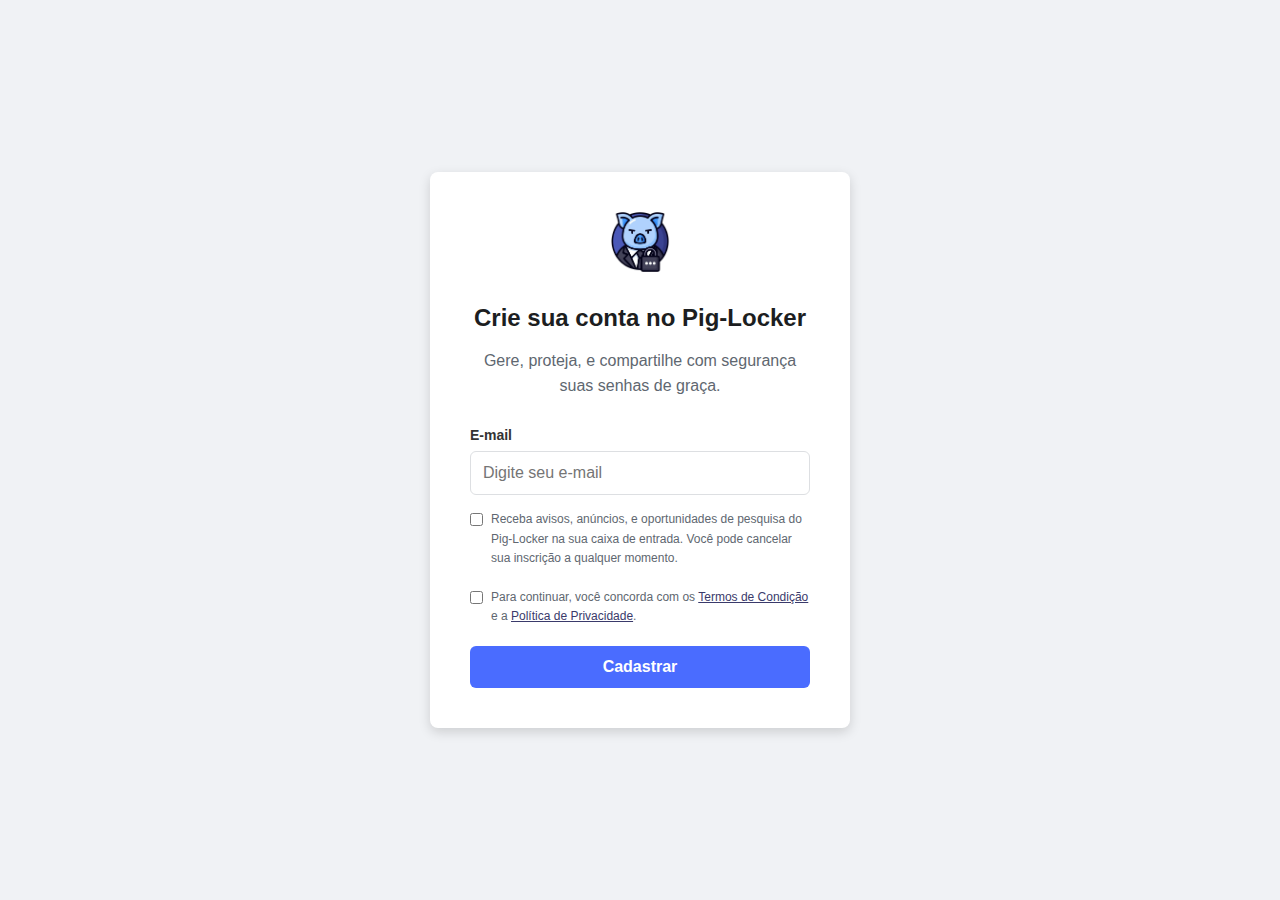
<file: signup.html>
<!DOCTYPE html>
<html lang="pt-BR">
<head>
    <meta charset="UTF-8">
    <meta name="viewport" content="width=device-width, initial-scale=1.0">
    <title>Criar conta - Pig-Locker</title>
    <link rel="stylesheet" href="style.css">
    <style>
        body {
            display: flex;
            justify-content: center;
            align-items: center;
            min-height: 100vh;
            background-color: #f0f2f5;
        }
        .form-container {
            background-color: #ffffff;
            padding: 40px;
            border-radius: 8px;
            box-shadow: 0 4px 12px rgba(0, 0, 0, 0.15);
            width: 100%;
            max-width: 420px;
            text-align: center;
        }
        .form-container .logo {
            width: 60px;
            margin-bottom: 20px;
        }
        .form-container h1 {
            font-size: 24px;
            margin-bottom: 10px;
            color: #1c1e21;
        }
        .form-container p {
            font-size: 16px;
            margin-bottom: 25px;
            color: #606770;
        }
        .form-container .input-group {
            text-align: left;
            margin-bottom: 15px;
        }
        .form-container .checkbox-group {
            text-align: left;
            margin-bottom: 20px;
            font-size: 12px;
            color: #606770;
            display: flex;
            align-items: flex-start;
        }
        .form-container .checkbox-group input {
            margin-top: 3px;
            margin-right: 8px;
        }
        .form-container .checkbox-group a {
            color: #3a3a6b;
        }
        .form-container .btn {
            width: 100%;
            padding: 12px;
        }
    </style>
</head>
<body>

    <div class="form-container">
        <img src="icons/pig-removebg-preview.webp" alt="Pig-Locker Logo" class="logo">
        <h1>Crie sua conta no Pig-Locker</h1>
        <p>Gere, proteja, e compartilhe com segurança suas senhas de graça.</p>

        <form action="backend/register_handler.php" method="POST">
            <input type="hidden" name="step" value="1">

            <div class="input-group">
                <label for="email">E-mail</label>
                <input type="email" id="email" name="email" placeholder="Digite seu e-mail" required>
            </div>

            <div class="checkbox-group">
                <input type="checkbox" id="receive-updates" name="receive_updates">
                <label for="receive-updates">Receba avisos, anúncios, e oportunidades de pesquisa do Pig-Locker na sua caixa de entrada. Você pode cancelar sua inscrição a qualquer momento.</label>
            </div>

            <div class="checkbox-group">
                <input type="checkbox" id="agree-terms" name="agree_terms" required>
                <label for="agree-terms">Para continuar, você concorda com os <a href="#" target="_blank">Termos de Condição</a> e a <a href="#" target="_blank">Política de Privacidade</a>.</label>
            </div>

            <button type="submit" class="btn">Cadastrar</button>
        </form>
    </div>


    <div id="error-message" style="color: red; margin-top: 15px; font-weight: bold;"></div>

    <script>
        // Script para mostrar mensagens de erro
        document.addEventListener('DOMContentLoaded', () => {
            const params = new URLSearchParams(window.location.search);
            const errorDiv = document.getElementById('error-message');
            let message = '';

            if (params.has('error')) {
                switch (params.get('error')) {
                    case 'invalid_email':
                        message = 'Por favor, insira um e-mail válido.';
                        break;
                    case 'terms':
                        message = 'Você precisa aceitar os Termos e Condições.';
                        break;
                    case 'email_exists':
                        message = 'Este e-mail já está cadastrado. Tente outro.';
                        break;
                    case 'session_expired':
                        message = 'Sua sessão expirou. Por favor, comece novamente.';
                        break;
                    case 'db_error':
                         message = 'Ocorreu um erro inesperado. Tente novamente mais tarde.';
                         break;
                }
                errorDiv.textContent = message;
            }
        });
    </script>

</body>
</html>
</file>
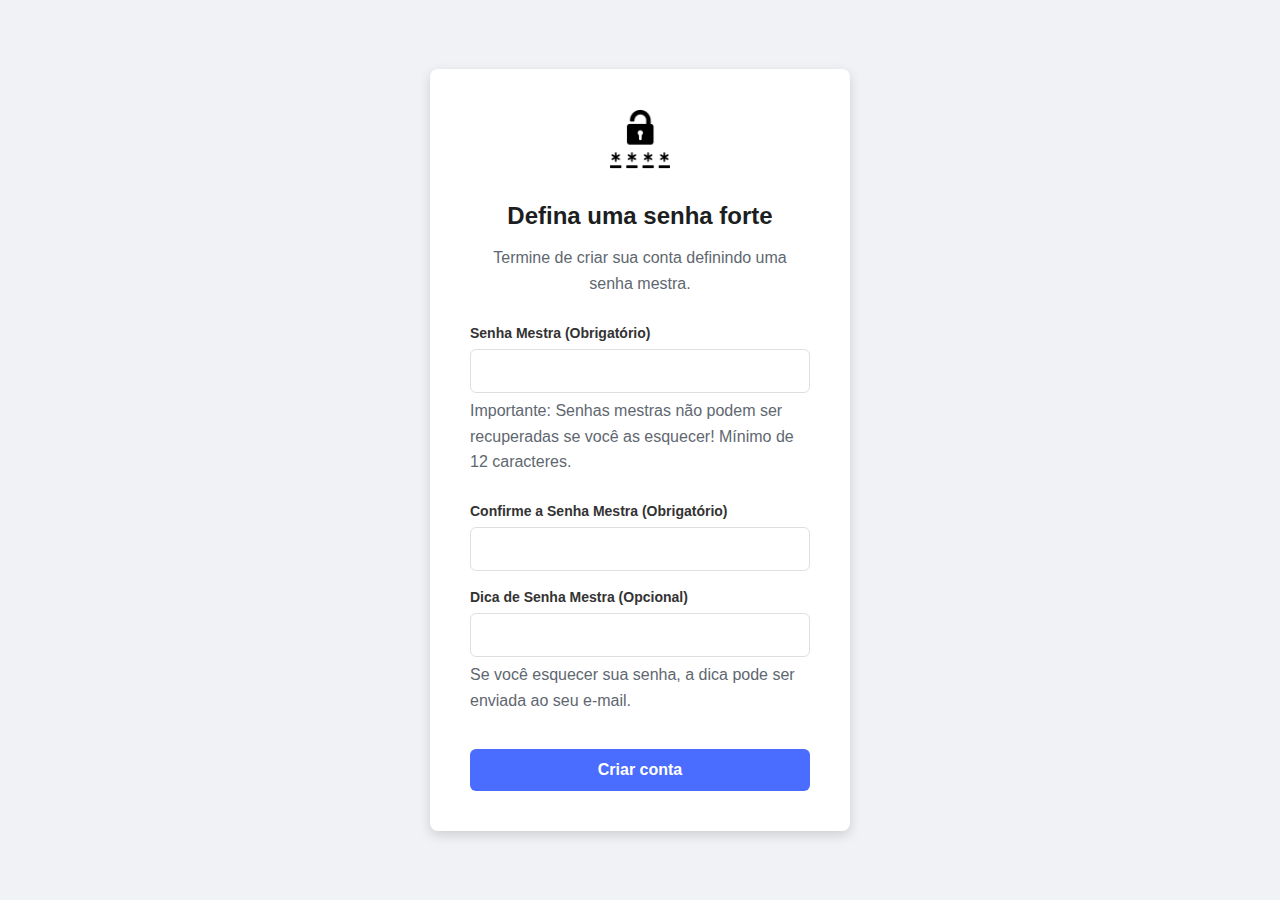
<file: signup_password.html>
<!DOCTYPE html>
<html lang="pt-BR">
<head>
    <meta charset="UTF-8">
    <meta name="viewport" content="width=device-width, initial-scale=1.0">
    <title>Definir Senha Mestra - Pig-Locker</title>
    <link rel="stylesheet" href="style.css">
    <style>
        body {
            display: flex;
            justify-content: center;
            align-items: center;
            min-height: 100vh;
            background-color: #f0f2f5;
        }
        .form-container {
            background-color: #ffffff;
            padding: 40px;
            border-radius: 8px;
            box-shadow: 0 4px 12px rgba(0, 0, 0, 0.15);
            width: 100%;
            max-width: 420px;
            text-align: center;
        }
        .form-container .logo {
            width: 60px;
            margin-bottom: 20px;
        }
        .form-container h1 {
            font-size: 24px;
            margin-bottom: 10px;
            color: #1c1e21;
        }
        .form-container p {
            font-size: 16px;
            margin-bottom: 25px;
            color: #606770;
        }
        .form-container .input-group {
            text-align: left;
            margin-bottom: 15px;
        }
        .password-note {
            font-size: 12px;
            color: #606770;
            margin-top: 5px;
        }
        .form-container .btn {
            width: 100%;
            padding: 12px;
            margin-top: 10px;
        }
    </style>
</head>
<body>

    <div class="form-container">
        <img src="icons/senha.webp" alt="Ícone de Senha" class="logo">
        <h1>Defina uma senha forte</h1>
        <p>Termine de criar sua conta definindo uma senha mestra.</p>

        <form action="backend/register_handler.php" method="POST">
             <input type="hidden" name="step" value="2">

            <div class="input-group">
                <label for="master-password">Senha Mestra (Obrigatório)</label>
                <input type="password" id="master-password" name="master_password" minlength="12" required>
                <p class="password-note">Importante: Senhas mestras não podem ser recuperadas se você as esquecer! Mínimo de 12 caracteres.</p>
            </div>

            <div class="input-group">
                <label for="confirm-password">Confirme a Senha Mestra (Obrigatório)</label>
                <input type="password" id="confirm-password" name="confirm_password" minlength="12" required>
            </div>

            <div class="input-group">
                <label for="password-hint">Dica de Senha Mestra (Opcional)</label>
                <input type="text" id="password-hint" name="password_hint" maxlength="50">
                <p class="password-note">Se você esquecer sua senha, a dica pode ser enviada ao seu e-mail.</p>
            </div>

            <button type="submit" class="btn">Criar conta</button>
        </form>
    </div>

    <div id="error-message" style="color: red; margin-top: 15px; font-weight: bold;"></div>

    <script>
        // Script para mostrar mensagens de erro
        document.addEventListener('DOMContentLoaded', () => {
            const params = new URLSearchParams(window.location.search);
            const errorDiv = document.getElementById('error-message');
            let message = '';

            if (params.has('error')) {
                switch (params.get('error')) {
                    case 'missing_fields':
                        message = 'Por favor, preencha todos os campos de senha.';
                        break;
                    case 'password_mismatch':
                        message = 'As senhas não coincidem. Tente novamente.';
                        break;
                    case 'password_short':
                        message = 'A senha mestra deve ter no mínimo 12 caracteres.';
                        break;
                }
                errorDiv.textContent = message;
            }
        });
    </script>
</body>
</html>
</file>
<file: style.css>
/* Reset Básico e Configurações Globais */
* {
    margin: 0;
    padding: 0;
    box-sizing: border-box;
    font-family: Arial, sans-serif;
}

body {
    color: #333;
    background-color: #f0f2f5;
    line-height: 1.6;
}

/* Telas de Login, Bloqueio e 2FA */

/* ================================== */
/* TELA DE CARREGAMENTO (LOADING)     */
/* ================================== */

#loading-screen {
    background-color: #324aa2; /* Usa a mesma cor de fundo do login */
    justify-content: center;
    align-items: center;
    z-index: 9999; /* Garante que fique acima de tudo */
}

.loading-dots div {
    width: 15px;
    height: 15px;
    background-color: #ffffff;
    border-radius: 50%;
    display: inline-block;
    margin: 0 5px;
    
    /* Aplica a animação que vamos criar */
    animation: bounce 1.4s infinite ease-in-out both;
}

/* Define um atraso para cada ponto, criando o efeito de "onda" */
.loading-dots .div-2 {
    animation-delay: -0.16s;
}

.loading-dots .div-3 {
    animation-delay: -0.32s;
}

/* Define a animação de pulo */
@keyframes bounce {
    0%, 80%, 100% {
        transform: scale(0);
    } 
    40% {
        transform: scale(1.0);
    }
}

#login-screen, #lock-screen, #tfa-screen {
    background-color: #324aa2; /* Cor atualizada */
}
.screen {
    display: none;
    width: 100%;
    height: 100vh;
}

.screen.active {
    display: flex;
}

.login-container {
    background-color: #ffffff; 
    padding: 40px;
    border-radius: 8px;
    width: 380px;
    text-align: center;
    box-shadow: 0 4px 12px rgba(0, 0, 0, 0.15);
    margin: auto;
}

.login-container h1 {
    font-size: 24px;
    margin-bottom: 10px;
    color: #1c1e21;
}

.login-container p {
    font-size: 16px;
    margin-bottom: 25px;
    color: #606770;
}

.input-group {
    margin-bottom: 20px;
    text-align: left;
}

.input-group label {
    display: block;
    font-size: 14px;
    margin-bottom: 5px;
    color: #333;
    font-weight: bold;
}

.input-group input {
    width: 100%;
    padding: 12px;
    border: 1px solid #dddfe2;
    border-radius: 6px;
    font-size: 16px;
}

.input-group .link {
    display: block;
    margin-top: 10px;
    font-size: 12px;
    color: #324aa2;
    text-decoration: none;
}
.input-group .link:hover {
    text-decoration: underline;
}


/* Estilos Gerais de Botões */
.btn {
    background-color: #4a6cff;
    color: white;
    padding: 10px 20px;
    border: none;
    border-radius: 6px;
    cursor: pointer;
    font-size: 16px;
    font-weight: bold;
    transition: background-color 0.2s ease, color 0.2s ease, border-color 0.2s ease;
    text-align: center;
    display: inline-flex;
    align-items: center;
    justify-content: center;
}

.btn:hover {
    background-color: #3b5ce6;
}

.btn .btn-icon {
    margin-right: 8px;
    width: 16px;
    height: 16px;
    object-fit: contain;
}

.btn.btn-secondary {
    background-color: #e4e6eb;
    color: #333;
}
.btn.btn-secondary:hover {
    background-color: #d8dade;
}

.btn.btn-outline {
    background-color: transparent;
    color: #4a6cff;
    border: 1px solid #4a6cff;
}
.btn.btn-outline:hover {
    background-color: #f0f4ff;
}
.btn.btn-danger {
    background-color: #e74c3c;
    color: white;
}
.btn.btn-danger:hover {
    background-color: #c0392b;
}


/* Tela Principal */
#main-screen {
    height: 100vh;
    background-color: #f7f8fc;
}

.sidebar {
    width: 260px;
    background-color: #324aa2;
    color: #ffffff;
    padding: 20px;
    display: flex;
    flex-direction: column;
}

.sidebar-header {
    display: flex;
    align-items: center;
    margin-bottom: 30px;
}

.sidebar-header .logo-icon {
    width: 40px;
    height: 40px;
    border-radius: 4px;
    margin-right: 12px;
    object-fit: contain;
}

.sidebar-header h1 {
    font-size: 22px;
}

.sidebar-nav ul {
    list-style: none;
}

.sidebar-nav .nav-item > a {
    display: flex;
    align-items: center;
    justify-content: flex-start; /* <-- ALTERE ESTA LINHA */
    color: #e0e0ff;
    text-decoration: none;
    padding: 12px 15px;
    border-radius: 6px;
    margin-bottom: 8px;
    font-size: 16px;
    transition: background-color 0.2s ease, color 0.2s ease;
}

.sidebar-nav .nav-item.has-submenu > a {
    justify-content: space-between;
}
.sidebar-nav .nav-item > a .nav-icon { /* Ícones da navegação */
    margin-right: 12px;
    width: 20px;
    height: 20px;
    object-fit: contain;
    flex-shrink: 0; /* Para não encolher */
}
.sidebar-nav .nav-item > a .arrow-icon {
    width: 12px;
    height: 12px;
    object-fit: contain;
    transition: transform 0.3s ease;
    margin-left: auto; /* Empurra a seta para a direita */
}
.sidebar-nav .nav-item.has-submenu.open > a .arrow-icon {
    transform: rotate(180deg);
}


.sidebar-nav li a img[src*="password-white.png"],
.sidebar-nav li a img[src*="settings.png"],
.sidebar-nav li a img[src*="arrow-baixo.png"] {
   filter: none; /* Assumindo que já são claros ou têm a cor correta */
}


.sidebar-nav .nav-item.active > a,
.sidebar-nav .submenu li.active a {
    background-color: #4a6cff;
    color: #ffffff;
}
.sidebar-nav .nav-item > a:hover,
.sidebar-nav .submenu li a:hover {
    background-color: #4f4f94;
}

.sidebar-nav .submenu {
    list-style: none;
    padding-left: 25px; /* Indentação para subitens */
    max-height: 0;
    overflow: hidden;
    transition: max-height 0.3s ease-out;
}
.sidebar-nav .nav-item.has-submenu.open .submenu {
    max-height: 200px; /* Ajuste conforme a quantidade de subitens */
}
.sidebar-nav .submenu li a {
    padding: 10px 15px;
    font-size: 15px;
    display: block; /* Submenu links ocupam toda a largura */
    color: #d0d0ff;
}


.content-area {
    flex: 1;
    padding: 25px;
    overflow-y: auto;
}
/* Esconde todas as seções de conteúdo por padrão */
.content-section {
    display: none;
}
/* Mostra a seção ativa */
.content-section.active-section {
    display: block;
}


.content-header {
    display: flex;
    align-items: center;
    gap: 15px; /* Espaçamento entre os itens do header */
    margin-bottom: 30px;
}

.content-header h2 {
    flex-grow: 1; /* Faz o título ocupar todo o espaço flexível no meio */
    text-align: left; /* Alinha o texto à esquerda */
    font-size: 28px;
    color: #1c1e21;
    white-space: nowrap;
    overflow: hidden;
    text-overflow: ellipsis;
}

.header-actions {
    display: flex;
    align-items: center;
    gap: 15px;
    position: relative;
}

.header-actions .profile-icon {
    width: 40px;
    height: 40px;
    background-color: #4a6cff;
    color: white;
    border-radius: 50%;
    display: flex;
    justify-content: center;
    align-items: center;
    font-weight: bold;
    cursor: pointer;
}

/* Formulários (Nova, Editar, Minha Conta) */
#form-nova-credencial-container,
#form-editar-credencial-container,
#secao-minha-conta { /* #secao-minha-conta herda muitos estilos de formulário */
    background-color: #ffffff;
    padding: 25px;
    border-radius: 8px;
    box-shadow: 0 2px 8px rgba(0,0,0,0.1);
    margin-bottom: 30px;
}

#form-nova-credencial-container h3,
#form-editar-credencial-container h3,
#secao-minha-conta h3 { /* Título principal da seção */
    font-size: 22px;
    margin-bottom: 25px;
    color: #1c1e21;
    border-bottom: 1px solid #eee;
    padding-bottom: 15px;
}
#secao-minha-conta .section-subtitle { /* Subtítulos em Minha Conta */
    font-size: 18px;
    margin-top: 30px;
    margin-bottom: 15px;
    color: #333;
    border-bottom: 1px solid #f0f0f0;
    padding-bottom: 10px;
}


#novo-form fieldset, #edit-form fieldset {
    border: 1px solid #dddfe2;
    border-radius: 6px;
    padding: 15px;
    margin-bottom: 20px;
}

#novo-form legend, #edit-form legend {
    font-size: 16px;
    font-weight: bold;
    color: #333;
    padding: 0 10px;
}

.form-group { /* Usado em todos os formulários */
    margin-bottom: 20px;
}

.form-group label { /* Usado em todos os formulários */
    display: block;
    font-size: 14px;
    margin-bottom: 8px;
    color: #333;
    font-weight: 500;
}

.form-group input[type="text"],
.form-group input[type="password"],
.form-group input[type="url"],
.form-group input[type="email"] { /* Usado em todos os formulários */
    width: 100%;
    padding: 12px;
    border: 1px solid #ccc;
    border-radius: 6px;
    font-size: 15px;
    transition: border-color 0.2s ease;
}
.form-group input:focus {
    border-color: #4a6cff;
    outline: none;
    box-shadow: 0 0 0 2px rgba(74, 108, 255, 0.2);
}
.form-group input[readonly] {
    background-color: #f5f5f5;
    cursor: not-allowed;
}


.password-wrapper { /* Usado em todos os formulários com senha */
    position: relative;
    display: flex;
    align-items: center;
}
.password-wrapper input {
    padding-right: 45px;
}
.toggle-password { /* Usado em todos os formulários com senha */
    position: absolute;
    right: 1px;
    top: 0;
    bottom: 0;
    width: 40px;
    border: none;
    background: transparent;
    cursor: pointer;
    display: flex;
    align-items: center;
    justify-content: center;
}
.toggle-password .icon-eye {
    width: 20px;
    height: 20px;
    object-fit: contain;
}


.btn-link { /* Usado em formulários */
    background: none;
    border: none;
    color: #4a6cff;
    cursor: pointer;
    padding: 5px 0;
    font-size: 14px;
}
.btn-link:hover {
    text-decoration: underline;
}

.form-actions { /* Usado em todos os formulários */
    display: flex;
    justify-content: flex-end;
    gap: 10px;
    margin-top: 25px;
}
/* Ajuste para o formulário de edição ter lixeira à esquerda */
#edit-form .form-actions {
    justify-content: space-between;
}


/* Lista de Credenciais */
#lista-credenciais-container {
    background-color: #ffffff;
    padding: 20px;
    border-radius: 8px;
    box-shadow: 0 2px 8px rgba(0,0,0,0.1);
}
.table-controls {
    margin-bottom: 15px;
    display: flex;
    align-items: center;
}
.table-controls label {
    margin-left: 8px;
    font-size: 15px;
    color: #333;
}

.table-header-custom, .table-row-custom {
    display: grid;
    grid-template-columns: 40px 2fr 2fr 80px;
    padding: 12px 10px;
    border-bottom: 1px solid #e0e0e0;
    align-items: center;
    gap: 10px;
}

.table-header-custom {
    font-weight: bold;
    color: #333;
    font-size: 15px;
    background-color: #f7f8fc;
}

.table-row-custom span {
    font-size: 14px;
    color: #555;
    white-space: nowrap;
    overflow: hidden;
    text-overflow: ellipsis;
}
.table-row-custom input[type="checkbox"] {
    width: 18px;
    height: 18px;
    accent-color: #4a6cff; /* Cor do checkbox marcado */
}
.table-row-custom.empty {
    height: 48px;
    border-bottom: 1px solid #e0e0e0;
}
.table-row-custom:last-child {
    border-bottom: none;
}

.actions-menu {
    position: relative;
    text-align: right;
}
.action-btn {
    background: none;
    border: none;
    font-size: 24px;
    line-height: 1;
    cursor: pointer;
    color: #555;
    padding: 5px;
}
.action-btn:hover {
    color: #000;
}

/* Dropdowns (Perfil e Ações da Credencial) */
.profile-menu, .actions-dropdown {
    position: absolute;
    background-color: white;
    border-radius: 6px;
    box-shadow: 0 4px 12px rgba(0,0,0,0.15);
    z-index: 100; /* Alto z-index para ficar sobre outros elementos */
    padding: 8px 0;
    min-width: 180px; /* Largura mínima */
}
.profile-menu {
    top: calc(100% + 5px); /* Abaixo do ícone de perfil */
    right: 0;
}
.actions-dropdown {
    top: calc(100% + 5px); /* Abaixo do botão de três pontos */
    right: 0;
    min-width: 220px;
}

.profile-menu a, .actions-dropdown a {
    display: flex; /* Para alinhar ícones se adicionados */
    align-items: center;
    padding: 10px 15px;
    text-decoration: none;
    color: #333;
    font-size: 14px;
    white-space: nowrap;
}

/* ================================== */
/* ESTILOS DO MODAL          */
/* ================================== */

/* A camada escura que cobre a tela inteira */
.modal-overlay {
    position: fixed; /* Fica fixo na tela mesmo com rolagem */
    top: 0;
    left: 0;
    width: 100%;
    height: 100%;
    background-color: rgba(0, 0, 0, 0.6); /* Fundo preto semi-transparente */
    
    /* A mágica para centralizar o conteúdo */
    display: flex;
    justify-content: center;
    align-items: center;
    
    z-index: 1000; /* Garante que o modal fique na frente de tudo */
    opacity: 0; /* Começa invisível para a animação */
    visibility: hidden; /* Começa escondido */
    transition: opacity 0.3s ease, visibility 0.3s ease;
}

/* Quando o JavaScript adiciona a classe 'active' ao modal-overlay (não implementado, mas bom ter) */
/* Ou quando o estilo é display: flex (nosso caso) */
#modal-excluir-item[style*="display: flex"] {
    opacity: 1;
    visibility: visible;
}


/* O contêiner branco do modal */
.modal-content {
    background-color: #ffffff;
    padding: 30px 40px;
    border-radius: 8px;
    box-shadow: 0 5px 15px rgba(0, 0, 0, 0.3);
    text-align: center;
    max-width: 400px;
    width: 90%;
    position: relative; /* Para posicionar o botão de fechar */
    transform: scale(0.9); /* Efeito de zoom ao aparecer */
    transition: transform 0.3s ease;
}

#modal-excluir-item[style*="display: flex"] .modal-content {
    transform: scale(1);
}

/* Ícone de aviso (amarelo) */
.modal-icon-warning {
    font-size: 48px;
    margin-bottom: 15px;
}

/* Título do modal */
.modal-content h3 {
    font-size: 22px;
    color: #333;
    margin-bottom: 10px;
}

/* Texto principal do modal */
.modal-content p {
    font-size: 16px;
    color: #666;
    line-height: 1.5;
}

/* Texto de aviso em vermelho */
.modal-warning-text {
    color: #c0392b;
    font-weight: bold;
    margin-top: 15px;
}

/* Botão de fechar (X) no canto */
.modal-close-btn {
    position: absolute;
    top: 10px;
    right: 15px;
    font-size: 28px;
    color: #aaa;
    cursor: pointer;
    line-height: 1;
}
.modal-close-btn:hover {
    color: #333;
}


/* Contêiner para os botões de ação (Sim/Não) */
.modal-actions {
    margin-top: 25px;
    display: flex;
    justify-content: center;
    gap: 15px; /* Espaço entre os botões */
}

/* ================================== */
/* ESTILOS DOS ÍCONES NO MENU DE AÇÕES */
/* ================================== */

.action-icon {
    width: 16px;
    height: 16px;
    margin-right: 10px;
    vertical-align: middle; /* Ajuda no alinhamento vertical com o texto */
}

/* Opcional: Garante que os links no dropdown se comportem bem com os ícones */
.actions-dropdown a {
    display: flex;
    align-items: center;
}

/* ================================== */
/* ESTILOS PARA A TELA DE 2FA         */
/* ================================== */

/* Ajusta o contêiner de login especificamente na tela 2FA */
#tfa-screen .login-container {
    padding: 30px 40px;
}

/* Estilo para o ícone 2FA */
.tfa-icon {
    width: 120px; /* Define uma largura fixa */
    height: auto; /* A altura se ajusta automaticamente para não esticar */
    display: block; /* Ajuda no alinhamento */
    margin: 0 auto 20px auto; /* Centraliza a imagem e adiciona margem inferior */
}

/* Estilo para a mensagem de erro na tela 2FA */
#tfa-error {
    color: red;
    margin-top: 15px;
    display: none; /* Começa escondida */
    font-size: 14px;
}

/* Estilo para o botão "Voltar" */
#tfa-back-to-login-btn {
    margin-top: 20px;
    font-size: 14px;
}

#tfa-screen {
    background-color: #324aa2;
    /* As outras propriedades de alinhamento já são herdadas da classe .screen */
    justify-content: center;
    align-items: center;
}


/* ================================================================
   CSS RESPONSIVO PARA DISPOSITIVOS MÓVEIS
   ================================================================ */

/* Todas as regras aqui dentro só serão aplicadas em telas com largura máxima de 768px */
@media (max-width: 768px) {

    /* --- 1. Layout Principal e Sidebar --- */
    .sidebar {
    position: fixed;
    transform: translateX(-100%); /* Começa escondida fora da tela */
    top: 0;
    height: 100%;
    z-index: 1010;
    transition: transform 0.3s ease-in-out;
    }

    .content-area {
    /* Adiciona uma transição suave para o efeito de "empurrar" */
    transition: transform 0.3s ease-in-out;
    }

/* Quando a sidebar estiver aberta... */
body.sidebar-open .sidebar {
    transform: translateX(0); /* Move a sidebar para dentro da tela */
}
body.sidebar-open .content-area {
    transform: translateX(260px); /* Empurra o conteúdo para a direita (largura da sidebar) */
    box-shadow: -10px 0 20px -10px rgba(0,0,0,0.2); /* Adiciona uma sombra para dar profundidade */
}

    /* Classe que o JavaScript vai adicionar ao <body> para mostrar a sidebar */
    body.sidebar-open .sidebar {
        left: 0; /* Move a sidebar para dentro da tela */
    }

    .content-area {
        padding: 15px; /* Reduz o padding em telas menores */
    }

    .content-header h2 {
        font-size: 22px; /* Reduz o tamanho do título */
    }


    /* --- 2. Botão Hambúrguer --- */
    .hamburger-btn {
    display: none; 
    width: 30px;
    height: 25px;
    flex-direction: column;
    justify-content: space-around;
    background: transparent;
    border: none;
    cursor: pointer;
    padding: 0;
    z-index: 1020;
    flex-shrink: 0; /* Impede que o botão seja espremido */
}

.hamburger-btn span {
    width: 100%;
    height: 3px;
    background-color: #333;
    border-radius: 3px;
}

    
    /* --- 3. Lista de Credenciais (Formato de Cartão) --- */

    /* Esconde o cabeçalho da tabela em mobile */
    .table-header-custom {
        display: none;
    }

    /* Transforma a linha em um bloco de cartão */
    .table-row-custom {
        display: grid;
        /* Define um novo layout de grid para mobile */
        grid-template-areas: 
            "check name actions"
            "check user actions";
        grid-template-columns: 40px 1fr 40px; /* Largura do checkbox, nome/usuário, ações */
        padding: 15px 10px;
        gap: 5px 10px; /* Espaçamento entre linhas e colunas */
        border-bottom: 1px solid #e0e0e0;
    }

    .table-row-custom input[type="checkbox"] {
        grid-area: check;
        align-self: center; /* Centraliza o checkbox verticalmente */
    }

    .table-row-custom .actions-menu {
        grid-area: actions;
        align-self: center; /* Centraliza o menu de ações verticalmente */
    }

    /* Estiliza o Nome (primeiro span) */
    .table-row-custom span:nth-of-type(1) {
        grid-area: name;
        font-weight: bold;
        font-size: 16px;
    }

    /* Estiliza o Nome de Usuário (segundo span) */
    .table-row-custom span:nth-of-type(2) {
        grid-area: user;
        font-size: 14px;
        color: #666;
    }

} 

/* ================================== */
/* AJUSTES NA MEDIA QUERY (JÁ EXISTENTE) */
/* ================================== */

/* Encontre sua @media query e certifique-se de que ela tenha estas regras */
@media (max-width: 768px) {
    /* ... (outras regras responsivas que já estão aqui) ... */

    /* Mostra o botão hambúrguer em telas pequenas */
    .hamburger-btn {
        display: flex;
    }

    /* Ajusta o título no mobile */
    .content-header h2 {
        text-align: center; /* Centraliza o título no mobile */
        font-size: 20px;
    }
    
    /* ... (resto das suas regras responsivas) ... */
}

/* ================================== */
/* ESTILOS PARA AÇÕES EM MASSA        */
/* ================================== */

.table-controls {
    justify-content: space-between; /* Alinha os itens nas extremidades */
    padding: 0 10px;
}
.table-controls > div { /* Div que agrupa o checkbox e o label */
    display: flex;
    align-items: center;
}

/* Estilo para botões menores */
.btn.btn-sm {
    padding: 5px 12px;
    font-size: 13px;
    font-weight: normal;
}
</file>
